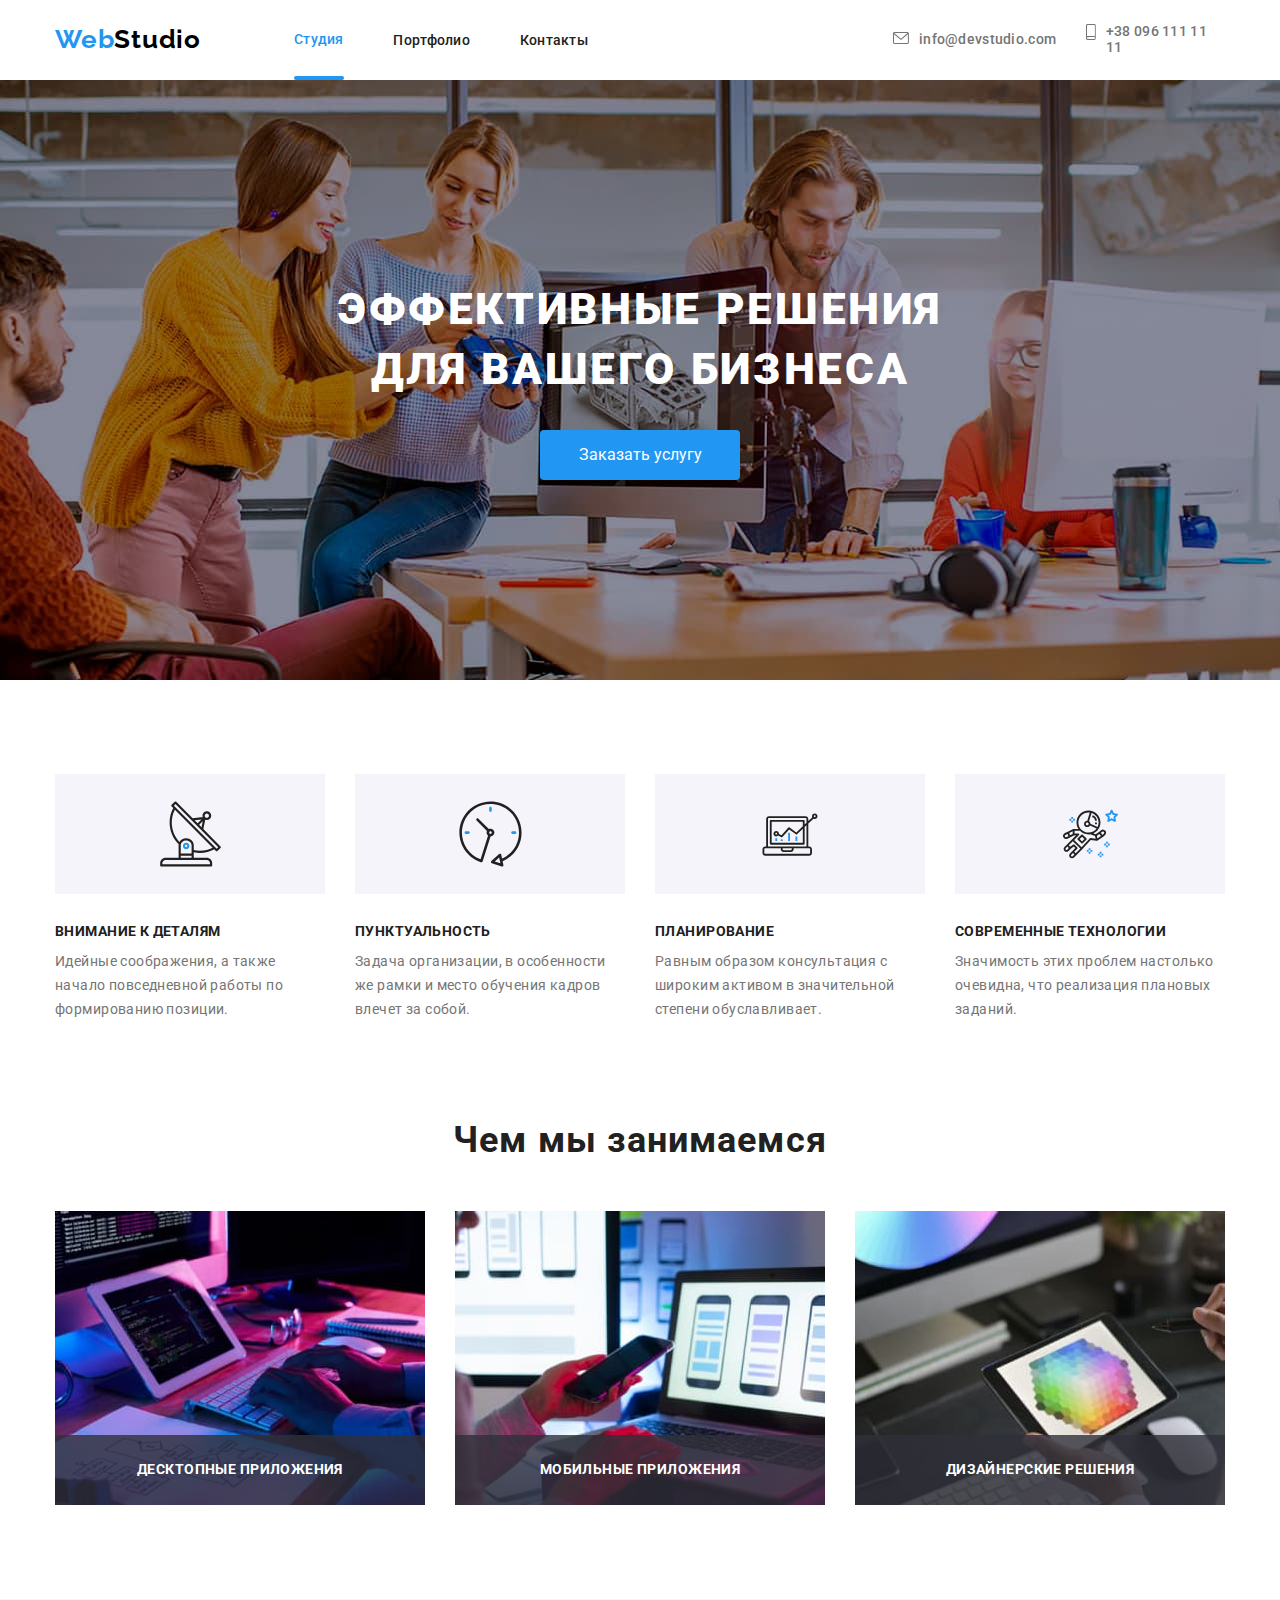
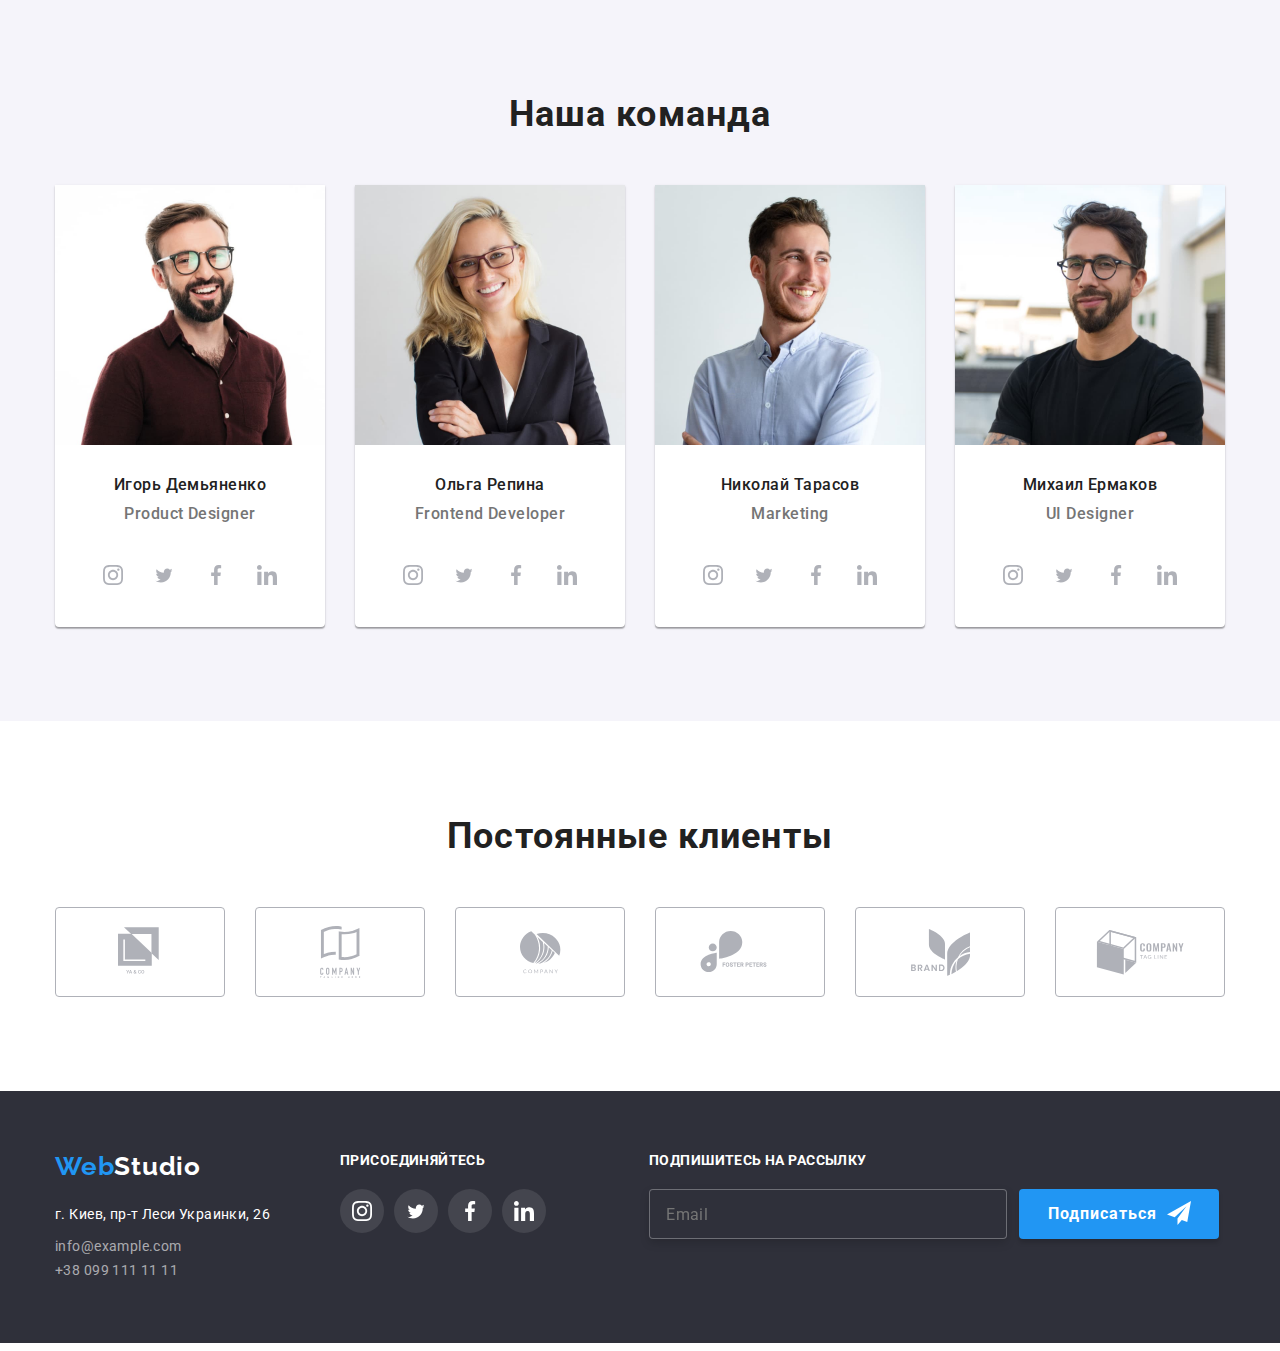
<file: index.html>
<!DOCTYPE html>
<html lang="ru">

<head>
    <meta charset="UTF-8" />
    <meta name="viewport" content="width=device-width, initial-scale=1.0" />
    <title>Web Studio</title>
    <link rel="stylesheet" href="./css/modern-normalize.min.css" />
    <link href="https://fonts.googleapis.com/css2?family=Raleway:wght@700&family=Roboto:wght@400;500;700&display=swap" rel="stylesheet">
    <link rel="stylesheet" href="./css/styles.css" />
</head>

<body>
    <!-- HEADER -->
    <header>
        <div class="main-container">
            <div class="header-block">
                <nav class="nav-container">
                    <div class="logo-top">
                        <a href="./index.html" lang="en"><span class="bluetext">Web</span>Studio</a>
                    </div>
                    <ul class="menu">
                        <li><a class="nav-con-style nav-item bluetext current-page" href="#studio">Студия</a></li>
                        <li><a class="nav-con-style nav-item" href="./portfolio.html">Портфолио</a></li>
                        <li><a class="nav-con-style nav-item" href="#contact">Контакты</a></li>
                    </ul>
                </nav>
                <ul class="contacts">
                    <li class="header-mail-phone">
                        <a class="nav-con-style contacts-item contacts-item-gap" href="mailto:info@devstudio.com">
                            <svg class="smartphone-envelope-icon" width="16" height="12">
                                <use href="./img/sprite/symbol-defs.svg#icon-envelope"></use>
                            </svg> info@devstudio.com
                        </a>
                    </li>
                    <li class="header-mail-phone">
                        <a class="nav-con-style contacts-item contacts-item-gap" href="tel:+380991111111">
                            <svg class="smartphone-envelope-icon" width="10" height="16">
                                <use href="./img/sprite/symbol-defs.svg#icon-smartphone"></use>
                            </svg> +38 096 111 11 11
                        </a>
                    </li>
                </ul>
            </div>
        </div>

    </header>
    <main>
        <!-- HERO -->
        <section class="hero">
            <div class="main-container">
                <div class="hero-block">
                    <h1 class="main-title">
                        Эффективные решения для вашего бизнеса
                    </h1>
                    <button class="main-title-button" data-modal-open>Заказать услугу</button>

                </div>
            </div>

        </section>
        <!-- ADVANTAGE -->
        <div class="main-container">
            <section class="advantage-container">
                <h2 hidden>Преимущества компании</h2>
                <ul class="advantage-list-container">
                    <li class="advantage-item">
                        <div class="icon-block">
                            <svg class="attention-icon" width="65" height="70">
                                <use href="./img/sprite/symbol-defs.svg#icon-antenna-1"></use>
                            </svg>
                        </div>
                        <h3 class="advantage-title">Внимание к деталям</h3>
                        <p class="advantage-text">
                            Идейные соображения, а также начало повседневной работы по формированию позиции.
                        </p>
                    </li>
                    <li class="advantage-item">
                        <div class="icon-block">
                            <svg class="punctuality-icon" width="65" height="70">
                                <use href="./img/sprite/symbol-defs.svg#icon-clock-1"></use>
                            </svg>
                        </div>
                        <h3 class="advantage-title">Пунктуальность</h3>
                        <p class="advantage-text">
                            Задача организации, в особенности же рамки и место обучения кадров влечет за собой.
                        </p>
                    </li>
                    <li class="advantage-item">
                        <div class="icon-block">
                            <svg class="planning-icon" width="70" height="55">
                                <use href="./img/sprite/symbol-defs.svg#icon-diagram-1"></use>
                            </svg>
                        </div>
                        <h3 class="advantage-title">Планирование</h3>
                        <p class="advantage-text">
                            Равным образом консультация с широким активом в значительной степени обуславливает.
                        </p>
                    </li>
                    <li class="advantage-item">
                        <div class="icon-block">
                            <svg class="technologies-icon" width="55" height="60">
                                <use href="./img/sprite/symbol-defs.svg#icon-astronaut-1"></use>
                            </svg>
                        </div>
                        <h3 class="advantage-title">Современные технологии</h3>
                        <p class="advantage-text">
                            Значимость этих проблем настолько очевидна, что реализация плановых заданий.
                        </p>
                    </li>
                </ul>
            </section>
        </div>
        <!-- OCCUPATION -->
        <div class="main-container">
            <section class="occupation">
                <h2 class="secondary-title">Чем мы занимаемся</h2>
                <ul class="occupation-container">
                    <li class="occupation-item">
                        <a href="">
                            <div class="occupation-card">
                                <img title="Десктопные приложения" src="./img/img1.jpg" alt="Десктопные приложения" width="370" height="294" />
                                <div class="occupation-card-label">
                                    <p class="occupation-description">Десктопные приложения</p>
                                </div>
                            </div>
                        </a>
                    </li>
                    <li class="occupation-item">
                        <a href="">
                            <div class="occupation-card">
                                <img title="Мобильные приложения" src="./img/img2.jpg" alt="Мобильные приложения" width="370" height="294" />
                                <div class="occupation-card-label">
                                    <p class="occupation-description">Мобильные приложения</p>
                                </div>
                            </div>
                        </a>
                    </li>
                    <li class="occupation-item">
                        <a href="">
                            <div class="occupation-card">
                                <img title="Дизайнерские решения" src="./img/img3.jpg" alt="Дизайнерские решения" width="370" height="294" />
                                <div class="occupation-card-label">
                                    <p class="occupation-description">Дизайнерские решения</p>
                                </div>
                            </div>
                        </a>
                    </li>
                </ul>
            </section>
        </div>
        <!-- TEAM -->
        <section class="team">
            <div class="main-container">
                <h2 class="secondary-title">Наша команда</h2>
                <ul class="team-container">
                    <li class="team-item">
                        <img class="employee-image" title="Игорь Демьяненко" src="./img/img-person1.jpg" alt="Фото Игорь Демьяненко" width="270" height="260" />
                        <h3 class="employee position-employee-style">Игорь Демьяненко</h3>
                        <p class="position position-employee-style" lang="en">Product Designer</p>
                        <ul class="team-items-icons">
                            <li>
                                <a class="team-icon" href="https://www.instagram.com" target="_blank" rel="noopener noreferer">
                                    <svg class="team-card-icon-image" width="20" height="20" aria-label="Instagram">
                                        <use href="./img/sprite/symbol-defs.svg#icon-instagram-2"></use>
                                    </svg>
                                </a>
                            </li>
                            <li>
                                <a class="team-icon" href="https://www.twitter.com" target="_blank" rel="noopener noreferer">
                                    <svg class="team-card-icon-image" width="20" height="17" aria-label="Twitter">
                                        <use href="./img/sprite/symbol-defs.svg#icon-twitter-1"></use>
                                    </svg>
                                </a>
                            </li>
                            <li>
                                <a class="team-icon" href="https://www.facebook.com/" target="_blank" rel="noopener noreferer">
                                    <svg class="team-card-icon-image" width="20" height="20" aria-label="Facebook">
                                        <use href="./img/sprite/symbol-defs.svg#icon-facebook-1"></use>
                                    </svg>
                                </a>
                            </li>
                            <li>
                                <a class="team-icon" href="https://www.linkedin.com" target="_blank" rel="noopener noreferer">
                                    <svg class="team-card-icon-image" width="20" height="20" aria-label="LinkedIn">
                                        <use href="./img/sprite/symbol-defs.svg#icon-linkedin-1-1"></use>
                                    </svg>
                                </a>
                            </li>
                        </ul>
                    </li>
                    <li class="team-item">
                        <img class="employee-image" title="Ольга Репина" src="./img/img-person2.jpg" alt="Фото Ольга Репина" width="270" height="260" />
                        <h3 class="employee position-employee-style">Ольга Репина</h3>
                        <p class="position position-employee-style" lang="en">Frontend Developer</p>
                        <ul class="team-items-icons">
                            <li>
                                <a class="team-icon" href="https://www.instagram.com" target="_blank" rel="noopener noreferer">
                                    <svg class="team-card-icon-image" width="20" height="20" aria-label="Instagram">
                                        <use href="./img/sprite/symbol-defs.svg#icon-instagram-2"></use>
                                    </svg>
                                </a>
                            </li>
                            <li>
                                <a class="team-icon" href="https://www.twitter.com" target="_blank" rel="noopener noreferer">
                                    <svg class="team-card-icon-image" width="20" height="17" aria-label="Twitter">
                                        <use href="./img/sprite/symbol-defs.svg#icon-twitter-1"></use>
                                    </svg>
                                </a>
                            </li>
                            <li>
                                <a class="team-icon" href="https://www.facebook.com/" target="_blank" rel="noopener noreferer">
                                    <svg class="team-card-icon-image" width="20" height="20" aria-label="Facebook">
                                        <use href="./img/sprite/symbol-defs.svg#icon-facebook-1"></use>
                                    </svg>
                                </a>
                            </li>
                            <li>
                                <a class="team-icon" href="https://www.linkedin.com" target="_blank" rel="noopener noreferer">
                                    <svg class="team-card-icon-image" width="20" height="20" aria-label="LinkedIn">
                                        <use href="./img/sprite/symbol-defs.svg#icon-linkedin-1-1"></use>
                                    </svg>
                                </a>
                            </li>
                        </ul>
                    </li>
                    <li class="team-item">
                        <img class="employee-image" title="Николай Тарасов" src="./img/img-person3.jpg" alt="Фото Николай Тарасов" width="270" height="260" />
                        <h3 class="employee position-employee-style">Николай Тарасов</h3>
                        <p class="position position-employee-style" lang="en">Marketing</p>
                        <ul class="team-items-icons">
                            <li>
                                <a class="team-icon" href="https://www.instagram.com" target="_blank" rel="noopener noreferer">
                                    <svg class="team-card-icon-image" width="20" height="20" aria-label="Instagram">
                                        <use href="./img/sprite/symbol-defs.svg#icon-instagram-2"></use>
                                    </svg>
                                </a>
                            </li>
                            <li>
                                <a class="team-icon" href="https://www.twitter.com" target="_blank" rel="noopener noreferer">
                                    <svg class="team-card-icon-image" width="20" height="17" aria-label="Twitter">
                                        <use href="./img/sprite/symbol-defs.svg#icon-twitter-1"></use>
                                    </svg>
                                </a>
                            </li>
                            <li>
                                <a class="team-icon" href="https://www.facebook.com/" target="_blank" rel="noopener noreferer">
                                    <svg class="team-card-icon-image" width="20" height="20" aria-label="Facebook">
                                        <use href="./img/sprite/symbol-defs.svg#icon-facebook-1"></use>
                                    </svg>
                                </a>
                            </li>
                            <li>
                                <a class="team-icon" href="https://www.linkedin.com" target="_blank" rel="noopener noreferer">
                                    <svg class="team-card-icon-image" width="20" height="20" aria-label="LinkedIn">
                                        <use href="./img/sprite/symbol-defs.svg#icon-linkedin-1-1"></use>
                                    </svg>
                                </a>
                            </li>
                        </ul>
                    </li>
                    <li class="team-item">
                        <img class="employee-image" title="Михаил Ермаков" src="./img/img-person4.jpg" alt="Фото Михаил Ермаков" width="270" height="260" />
                        <h3 class="employee position-employee-style">Михаил Ермаков</h3>
                        <p class="position position-employee-style" lang="en">UI Designer</p>
                        <ul class="team-items-icons">
                            <li>
                                <a class="team-icon" href="https://www.instagram.com" target="_blank" rel="noopener noreferer">
                                    <svg class="team-card-icon-image" width="20" height="20" aria-label="Instagram">
                                        <use href="./img/sprite/symbol-defs.svg#icon-instagram-2"></use>
                                    </svg>
                                </a>
                            </li>
                            <li>
                                <a class="team-icon" href="https://www.twitter.com" target="_blank" rel="noopener noreferer">
                                    <svg class="team-card-icon-image" width="20" height="17" aria-label="Twitter">
                                        <use href="./img/sprite/symbol-defs.svg#icon-twitter-1"></use>
                                    </svg>
                                </a>
                            </li>
                            <li>
                                <a class="team-icon" href="https://www.facebook.com/" target="_blank" rel="noopener noreferer">
                                    <svg class="team-card-icon-image" width="20" height="20" aria-label="Facebook">
                                        <use href="./img/sprite/symbol-defs.svg#icon-facebook-1"></use>
                                    </svg>
                                </a>
                            </li>
                            <li>
                                <a class="team-icon" href="https://www.linkedin.com" target="_blank" rel="noopener noreferer">
                                    <svg class="team-card-icon-image" width="20" height="20" aria-label="LinkedIn">
                                        <use href="./img/sprite/symbol-defs.svg#icon-linkedin-1-1"></use>
                                    </svg>
                                </a>
                            </li>
                        </ul>
                    </li>
                </ul>
            </div>
        </section>
        <!-- CLIENTS -->
        <div class="main-container">
            <section class="clients">
                <h2 class="secondary-title">Постоянные клиенты</h2>
                <ul class="clients-block">
                    <li>
                        <a class="clients-item" href="" target="_blank" rel="noopener noreferer">
                            <svg class="client-image" width="45" height="50">
                                <use href="./img/sprite/symbol-defs.svg#icon-logo-1"></use>
                            </svg>
                        </a>
                    </li>
                    <li>
                        <a class="clients-item" href="" target="_blank" rel="noopener noreferer">
                            <svg class="client-image" width="45" height="52">
                                <use href="./img/sprite/symbol-defs.svg#icon-logo-2"></use>
                            </svg>
                        </a>
                    </li>
                    <li>
                        <a class="clients-item" href="" target="_blank" rel="noopener noreferer">
                            <svg class="client-image" width="41" height="43">
                                <use href="./img/sprite/symbol-defs.svg#icon-logo-3"></use>
                            </svg>
                        </a>
                    </li>
                    <li>
                        <a class="clients-item" href="" target="_blank" rel="noopener noreferer">
                            <svg class="client-image" width="80" height="42">
                                <use href="./img/sprite/symbol-defs.svg#icon-logo-4"></use>
                            </svg>
                        </a>
                    </li>
                    <li>
                        <a class="clients-item" href="" target="_blank" rel="noopener noreferer">
                            <svg class="client-image" width="59" height="47">
                                <use href="./img/sprite/symbol-defs.svg#icon-logo-5"></use>
                            </svg>
                        </a>
                    </li>
                    <li>
                        <a class="clients-item" href="" target="_blank" rel="noopener noreferer">
                            <svg class="client-image" width="89" height="45">
                                <use href="./img/sprite/symbol-defs.svg#icon-logo-6"></use>
                            </svg>
                        </a>
                    </li>
                </ul>

            </section>
        </div>
    </main>
    <!-- FOOTER -->
    <footer class="footer">
        <div class="main-container">
            <div class="footer-wrapper">
                <div class="footer-logo-contacts">
                    <div class="logo-bottom">
                        <a href="" id="studio" lang="en"><span class="bluetext">Web</span><span
                                class="whitetext">Studio</span></a>
                    </div>
                    <address class="address">
                        <p><a id="contact"></a></p>
                        <ul class="address-list">
                            <li class="address-item address-style">г. Киев, пр-т Леси Украинки, 26</li>
                            <li><a class="address-link address-style"
                                    href="mailto:info@example.com">info@example.com</a>
                            </li>
                            <li><a class="address-link address-style" href="tel:+380991111111">+38 099 111 11 11</a>
                            </li>
                        </ul>
                    </address>
                </div>
                <section class="join">
                    <p class="join-title">присоединяйтесь</p>
                    <ul class="footer-icons">
                        <li>
                            <a href="https://www.instagram.com" class="footer-icon-item" target="_blank" rel="noopener noreferer">
                                <svg class="footer-icon-image" width="20" height="20" aria-label="Instagram">
                                    <use href="./img/sprite/symbol-defs.svg#icon-instagram-2-1"></use>
                                </svg>
                            </a>
                        </li>
                        <li>
                            <a href="https://www.twitter.com" class="footer-icon-item" target="_blank" rel="noopener noreferer">
                                <svg class="footer-icon-image" width="20" height="17" aria-label="Twitter">
                                    <use href="./img/sprite/symbol-defs.svg#icon-twitter-1-1"></use>
                                </svg>
                            </a>
                        </li>
                        <li>
                            <a href="https://www.facebook.com/" class="footer-icon-item" target="_blank" rel="noopener noreferer">
                                <svg class="footer-icon-image" width="20" height="20" aria-label="Facebook">
                                    <use href="./img/sprite/symbol-defs.svg#icon-facebook-1-1"></use>
                                </svg>
                            </a>
                        </li>
                        <li>
                            <a href="https://www.linkedin.com" class="footer-icon-item" target="_blank" rel="noopener noreferer">
                                <svg class="footer-icon-image" width="20" height="20" aria-label="LinkedIn">
                                    <use href="./img/sprite/symbol-defs.svg#icon-linkedin-1-2"></use>
                                </svg>
                            </a>
                        </li>
                    </ul>
                </section>
                <section class="subscription">
                    <p class="join-title">Подпишитесь на рассылку</p>
                    <form class="subscription-form" action="#">
                        <input class="subscription-field" type="email" name="subscription-field" placeholder="Email">
                        <div class="subscription-btn-block">
                            <button class="subscription-btn">Подписаться
                                <svg class="subscription-img">
                                    <use href="./img/sprite/symbol-defs-form.svg#icon-icon-send" width="24" height="24">
                                    </use>
                                </svg></button>
                        </div>
                    </form>
                </section>
            </div>

        </div>
    </footer>
    <!-- MODAL WINDOW -->
    <div class="backdrop is-hidden" data-modal>
        <div class="modal">
            <div class="close-btn" data-modal-close>
                <svg class="close-cross" width="18" height="18">
                    <use href="./img/sprite/symbol-defs-form.svg#icon-close-black-18dp"></use>
                </svg>
            </div>
            <form class="modal-form" action="#">
                <h3 class="modal-title">Оставьте свои данные, мы вам перезвоним</h3>

                <div class="modal-row">
                    <label class="modal-input-label" for="input-name">Имя</label>
                    <div class="input-block">
                        <input class="modal-input-field" type="text" name="name" id="input-name" placeholder=" ">
                        <svg class="modal-icon-item">
                            <use href="./img/sprite/symbol-defs-form.svg#icon-person-black-18dp-1" width="18"
                                height="18">
                            </use>
                        </svg>
                    </div>
                </div>
                <div class="modal-row">
                    <label class="modal-input-label" for="input-phone">Телефон</label>
                    <div class="input-block">
                        <input class="modal-input-field" type="text" name="phone" id="input-phone" placeholder=" ">
                        <svg class="modal-icon-item">
                            <use href="./img/sprite/symbol-defs-form.svg#icon-phone-black-18dp-1" width="18"
                                height="18">
                            </use>
                        </svg>
                    </div>
                </div>
                <div class="modal-row">
                    <label class="modal-input-label" for="input-email">Почта</label>
                    <div class="input-block">
                        <input class="modal-input-field" type="text" name="email" id="input-email" placeholder=" ">
                        <svg class="modal-icon-item">
                            <use href="./img/sprite/symbol-defs-form.svg#icon-email-black-18dp-1" width="18"
                                height="18">
                            </use>
                        </svg>
                    </div>
                </div>
                <div class="modal-row">
                    <label class="modal-input-label" for="input-comment">Комментарий</label>
                    <div class="input-block">
                        <textarea class="modal-input-field-comment" name="comment" id="input-comment" placeholder="Введите текст"></textarea>
                    </div>
                </div>
                <label class="terms-accept">
                    <input class="check-input" type="checkbox">
                    <span class="check-box"></span>
                    Соглашаюсь с рассылкой и принимаю
                    <a class="contact-terms">Условия договора</a>
                </label>

                <button class="main-title-button">Отправить</button>
            </form>
        </div>

    </div>
    <!-- SCRIPTS -->
    <script src="./js/modal.js"></script>

</body>

</html>
</file>
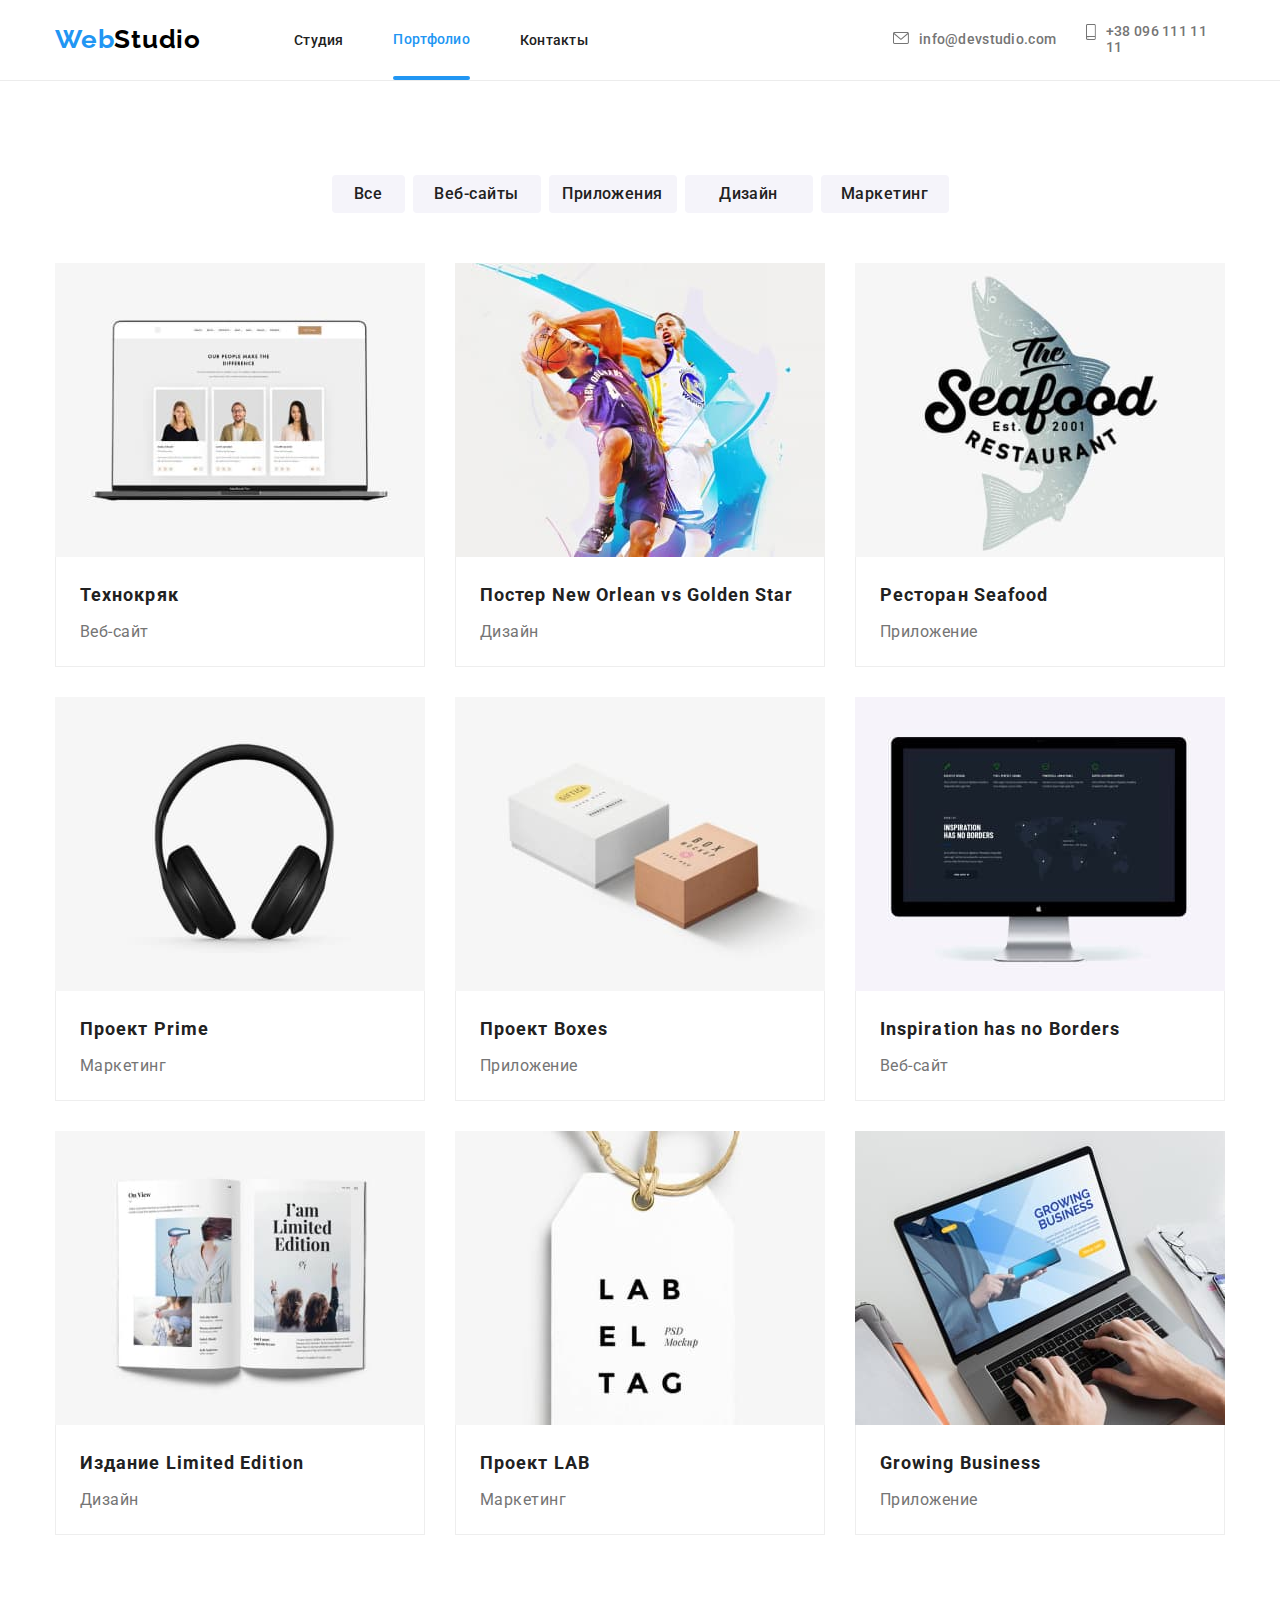
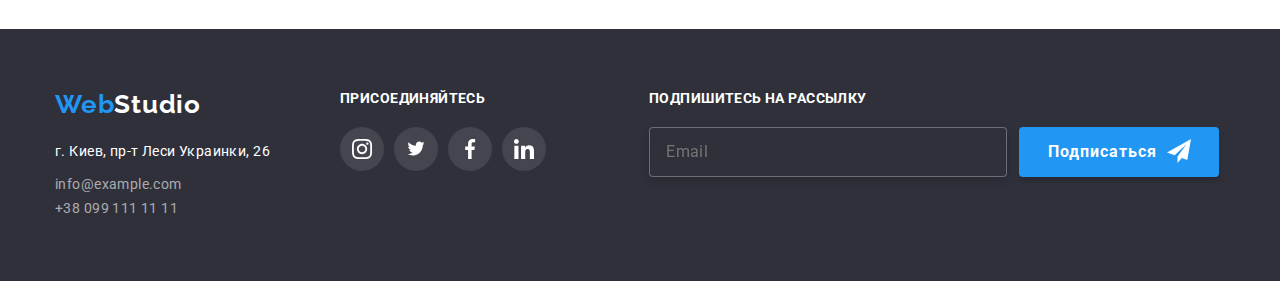
<file: portfolio.html>
<!DOCTYPE html>
<html lang="ru">

<head>
    <meta charset="UTF-8" />
    <meta name="viewport" content="width=device-width, initial-scale=1.0" />
    <title>Web Studio</title>
    <link rel="stylesheet" href="./css/modern-normalize.min.css" />
    <link href="https://fonts.googleapis.com/css2?family=Raleway:wght@700&family=Roboto:wght@400;500;700&display=swap" rel="stylesheet">
    <link rel="stylesheet" href="./css/styles.css" />
</head>

<body>
    <header>
        <div class="portfolio-header-underline">
            <div class="main-container">
                <div class="header-block">
                    <nav class="nav-container">
                        <div class="logo-top">
                            <a href="./index.html"><span class="bluetext">Web</span>Studio</a>
                        </div>
                        <ul class="menu">
                            <li><a class="nav-con-style nav-item" href="./index.html">Студия</a></li>
                            <li><a class="nav-con-style nav-item bluetext current-page" href="./portfolio.html">Портфолио</a></li>
                            <li><a class="nav-con-style nav-item" href="#contact">Контакты</a></li>
                        </ul>
                    </nav>
                    <ul class="contacts">
                        <li class="header-mail-phone">
                            <a class="nav-con-style contacts-item contacts-item-gap" href="mailto:info@devstudio.com">
                                <svg class="smartphone-envelope-icon" width="16" height="12">
                                    <use href="./img/sprite/symbol-defs.svg#icon-envelope"></use>
                                </svg> info@devstudio.com
                            </a>
                        </li>
                        <li class="header-mail-phone">
                            <a class="nav-con-style contacts-item contacts-item-gap" href="tel:+380991111111">
                                <svg class="smartphone-envelope-icon" width="10" height="16">
                                    <use href="./img/sprite/symbol-defs.svg#icon-smartphone"></use>
                                </svg> +38 096 111 11 11
                            </a>
                        </li>
                    </ul>
                </div>
            </div>
        </div>
    </header>
    <main>
        <div class="main-container">
            <div class="filter-position">
                <ul class="filter">
                    <li class="filter-item">
                        <button class="btn-style btn-style-all">Все</button>
                    </li>
                    <li class="filter-item">
                        <button class="btn-style">Веб-сайты</button>
                    </li>
                    <li class="filter-item">
                        <button class="btn-style">Приложения</button>
                    </li>
                    <li class="filter-item">
                        <button class="btn-style">Дизайн</button>
                    </li>
                    <li class="filter-item">
                        <button class="btn-style">Маркетинг</button>
                    </li>
                </ul>
            </div>

        </div>
        <div class="main-container">
            <section>
                <h2 hidden>Наши проекты</h2>
                <ul class="project-container">
                    <li class="project-card">
                        <a href="">
                            <div class="project-block">
                                <img class="project-image" title="Технокряк" src="./img/portfolio-images/технокряк.jpg" alt="Технокряк" width="370" height="294">
                                <div class="project-image-info">
                                    <p class="project-image-text">Технокряк это современная площадка распространения коронавируса. Компании используют эту платформу для цифрового шпионажа и атак на защищённые сервера конкурентов.
                                    </p>
                                </div>
                            </div>
                            <div class="under-image-text">
                                <h3 class="project-name">Технокряк</h3>
                                <p class="description">Веб-сайт</p>
                            </div>
                        </a>
                    </li>
                    <li class="project-card">
                        <a href="">
                            <div class="project-block">
                                <img class="project-image" title="Постер New Orlean vs Golden Star" src="./img/portfolio-images/постер-new-orlean-vs-golden-star.jpg" alt="Постер New Orlean vs Golden Star" width="370" height="294">
                                <div class="project-image-info">
                                    <p class="project-image-text">Если ты перейдешь по этой ссылке, мы научим тебя рубаться в баскетбол, как мужики на фотке.</p>
                                </div>
                            </div>
                            <div class="under-image-text">
                                <h3 class="project-name">Постер New Orlean vs Golden Star</h3>
                                <p class="description">Дизайн</p>
                            </div>
                        </a>
                    </li>
                    <li class="project-card">
                        <a href="">
                            <div class="project-block">
                                <img class="project-image" title="Ресторан Seafood" src="./img/portfolio-images/ресторан-seafood.jpg" alt="Ресторан Seafood" width="370" height="294">
                                <div class="project-image-info">
                                    <p class="project-image-text">Еда в этом ресторане изготовлена на 3D-принтере, программа для которого написана на языке C</p>
                                </div>
                            </div>
                            <div class="under-image-text">
                                <h3 class="project-name">Ресторан Seafood</h3>
                                <p class="description">Приложение</p>
                            </div>
                        </a>
                    </li>
                    <li class="project-card">
                        <a href="">
                            <div class="project-block">
                                <img class="project-image" title="Проект Prime" src="./img/portfolio-images/проект-prime.jpg" alt="Проект Prime" width="370" height="294">
                                <div class="project-image-info">
                                    <p class="project-image-text">Готовь свои уши к зиме! </p>
                                </div>
                            </div>
                            <div class="under-image-text">
                                <h3 class="project-name">Проект Prime</h3>
                                <p class="description">Маркетинг</p>
                            </div>
                        </a>
                    </li>
                    <li class="project-card">
                        <a href="">
                            <div class="project-block">
                                <img class="project-image" title="Проект Boxes" src="./img/portfolio-images/проект-boxes.jpg" alt="Проект Boxes" width="370" height="294">
                                <div class="project-image-info">
                                    <p class="project-image-text">Чешуцца руки набить каму-та морду? Мичтаеш вышибать масги ни хуже братьев Кличко? Хотим тебя агарчить: тебе ваще не суда. Этат проэкт не имеет ничего общева с этим интелллектуальным видом спорта!</p>
                                </div>
                            </div>
                            <div class="under-image-text">
                                <h3 class="project-name">Проект Boxes</h3>
                                <p class="description">Приложение</p>
                            </div>
                        </a>
                    </li>
                    <li class="project-card">
                        <a href="">
                            <div class="project-block">
                                <img class="project-image" title="Inspiration has no borders" src="./img/portfolio-images/inspiration-has-no-borders.jpg" alt="Inspiration has no borders" width="370" height="294">
                                <div class="project-image-info">

                                    <pre class="project-image-text">
From now on a class "inspiration" 
    in CSS has no borders! 
            
         .inspiration {
            border: none;
        }
    </pre>

                                </div>
                            </div>
                            <div class="under-image-text">
                                <h3 class="project-name" lang="en">Inspiration has no Borders</h3>
                                <p class="description">Веб-сайт</p>
                            </div>
                        </a>
                    </li>
                    <li class="project-card">
                        <a href="">
                            <div class="project-block">
                                <img class="project-image" title="Издание Limited Edition" src="./img/portfolio-images/издание-limited-edition.jpg" alt="Издание Limited Edition" width="370" height="294">
                                <div class="project-image-info">
                                    <p class="project-image-text">Если ты все еще смотришь эти всплывающие окна, значит ты хорошый ментор!</p>
                                </div>
                            </div>
                            <div class="under-image-text">
                                <h3 class="project-name">Издание Limited Edition</h3>
                                <p class="description">Дизайн</p>
                            </div>
                        </a>
                    </li>
                    <li class="project-card">
                        <a href="">
                            <div class="project-block">
                                <img class="project-image" title="Проект LAB" src="./img/portfolio-images/проект-lab.jpg" alt="Проект LAB" width="370" height="294">
                                <div class="project-image-info">
                                    <p class="project-image-text">Корпоративный сайт для фабрики по производству ЛАБутенов
                                    </p>
                                </div>
                            </div>
                            <div class="under-image-text">
                                <h3 class="project-name">Проект LAB</h3>
                                <p class="description">Маркетинг</p>
                            </div>
                        </a>
                    </li>
                    <li class="project-card">
                        <a href="">
                            <div class="project-block">
                                <img class="project-image" title="Growing Business" src="./img/portfolio-images/growing-business.jpg" alt="Growing Business" width="370" height="294">
                                <div class="project-image-info">
                                    <p class="project-image-text">Выращиваем сочный бизнес в короткие сроки!</p>
                                </div>
                            </div>
                            <div class="under-image-text">
                                <h3 class="project-name" lang="en">Growing Business</h3>
                                <p class="description">Приложение</p>
                            </div>
                        </a>
                    </li>
                </ul>
            </section>
        </div>
    </main>
    <footer class="footer">
        <div class="main-container">
            <div class="footer-wrapper">
                <div class="footer-logo-contacts">
                    <div class="logo-bottom">
                        <a href="./index.html" lang="en"><span class="bluetext">Web</span><span
                                class="whitetext">Studio</span></a>
                    </div>
                    <address class="address">
                        <p><a id="contact"></a></p>
                        <ul class="address-list">
                            <li class="address-item address-style">г. Киев, пр-т Леси Украинки, 26</li>
                            <li><a class="address-link address-style"
                                    href="mailto:info@example.com">info@example.com</a></li>
                            <li><a class="address-link address-style" href="tel:+380991111111">+38 099 111 11 11</a>
                            </li>
                        </ul>
                    </address>
                </div>
                <section class="join">
                    <p class="join-title">присоединяйтесь</p>
                    <ul class="footer-icons">
                        <li>
                            <a href="https://www.instagram.com" class="footer-icon-item" target="_blank" rel="noopener noreferer">
                                <svg class="footer-icon-image" width="20" height="20" aria-label="Instagram">
                                    <use href="./img/sprite/symbol-defs.svg#icon-instagram-2-1"></use>
                                </svg>
                            </a>
                        </li>
                        <li>
                            <a href="https://www.twitter.com" class="footer-icon-item" target="_blank" rel="noopener noreferer">
                                <svg class="footer-icon-image" width="20" height="17" aria-label="Twitter">
                                    <use href="./img/sprite/symbol-defs.svg#icon-twitter-1-1"></use>
                                </svg>
                            </a>
                        </li>
                        <li>
                            <a href="https://www.facebook.com/" class="footer-icon-item" target="_blank" rel="noopener noreferer">
                                <svg class="footer-icon-image" width="20" height="20" aria-label="Facebook">
                                    <use href="./img/sprite/symbol-defs.svg#icon-facebook-1-1"></use>
                                </svg>
                            </a>
                        </li>
                        <li>
                            <a href="https://www.linkedin.com" class="footer-icon-item" target="_blank" rel="noopener noreferer">
                                <svg class="footer-icon-image" width="20" height="20" aria-label="LinkedIn">
                                    <use href="./img/sprite/symbol-defs.svg#icon-linkedin-1-2"></use>
                                </svg>
                            </a>
                        </li>
                    </ul>
                </section>
                <section class="subscription">
                    <p class="join-title">Подпишитесь на рассылку</p>
                    <form class="subscription-form" action="#">
                        <input class="subscription-field" type="email" name="subscription-field" placeholder="Email">
                        <div class="subscription-btn-block">
                            <button class="subscription-btn">Подписаться
                                <svg class="subscription-img">
                                    <use href="./img/sprite/symbol-defs-form.svg#icon-icon-send" width="24" height="24">
                                    </use>
                                </svg>
                            </button>
                            <!-- <img class="subscription-img" src="./img/form-icons/icon-send.svg" alt=""> -->
                        </div>
                    </form>
                </section>
            </div>
        </div>
    </footer>
</body>

</html>
</file>
<file: css/styles.css>
/*Палитра цветов*/

:root {
    --logo-black-color: #000;
    --primary-white-color: #ffffff;
    --background-team-color: #f5f4fa;
    --nav-and-title-color: #212121;
    --contacts-paragraph-employee-position-color: #757575;
    --blue-text-color: #2196f3;
    --background-dark-color: #2f303a;
    --background-button-color: #f5f4fa;
    --address-link-color: rgba(255, 255, 255, 0.6);
    --card-border-color: #eeeeee;
    --icon-grey-color: #afb1b8;
}

html {
    box-sizing: border-box;
}

*,
*::before,
*::after {
    box-sizing: inherit;
    margin-bottom: 0;
}


/* *:hover,
*:focus {
    color: var(--blue-text-color);
    transition: all 250ms cubic-bezier(0.4, 0, 0.2, 1);
} */

body {
    background-color: var(--primary-white-color);
    font-family: "Roboto", sans-serif;
    overflow-x: hidden;
}

body a {
    color: var(--logo-black-color);
    text-decoration: none;
}

body a,
button:hover {
    transition: 250ms cubic-bezier(0.4, 0, 0.2, 1);
    cursor: pointer;
}

body a:focus,
body a:hover {
    color: var(--blue-text-color);
}

body li {
    list-style: none;
}

img {
    display: inline-block;
    max-width: 100%;
    height: auto;
}

h1,
h2,
h3,
p {
    margin-top: 0;
}

ul {
    margin: 0;
    padding: 0;
}

.main-container {
    width: 1200px;
    padding: 0 15px 0 15px;
    margin: 0 auto;
}


/*HEADER*/

.header-block {
    display: flex;
    align-items: center;
    height: 80px;
}

.nav-container {
    display: flex;
    align-items: center;
    margin-right: 305px;
}

.logo-top {
    color: var(--logo-black-color);
    font-family: "Raleway", sans-serif;
    font-weight: 700;
    font-size: 26px;
    line-height: 1.2;
    letter-spacing: 0.03em;
    margin-right: 93px;
}

.menu {
    display: flex;
    align-items: center;
    width: 294px;
    justify-content: space-between;
}

.nav-con-style {
    font-weight: 500;
    font-size: 14px;
    line-height: 1.14;
    letter-spacing: 0.02em;
}

.nav-item {
    color: var(--nav-and-title-color);
}

.current-page {
    position: relative;
    padding: 32px 0px;
    display: block;
}

.current-page::before {
    position: absolute;
    content: "";
    display: block;
    bottom: 0;
    left: 0;
    right: 0;
    width: 100%;
    height: 4px;
    background-color: var(--blue-text-color);
    border-radius: 2px;
}

.contacts {
    display: flex;
    width: 100%;
    justify-content: space-between;
    align-items: center;
}

.contacts-item {
    color: var(--contacts-paragraph-employee-position-color);
}

.nav-item:hover {
    color: var(--blue-text-color);
}

.contacts-item:hover {
    color: var(--blue-text-color);
}

.header-mail-phone {
    display: flex;
    align-items: center;
    margin-right: 30px;
}

.smartphone-envelope-icon {
    fill: var(--contacts-paragraph-employee-position-color);
    margin-right: 10px;
}

.header-mail-phone:last-child {
    margin-right: 0;
}


/* .header-mail-phone:hover .smartphone-envelope-icon {
    fill: var(--blue-text-color);
}

.header-mail-phone:hover .contacts-item {
    color: var(--blue-text-color);
} */

.smartphone-envelope-icon {
    fill: currentColor;
}

.contacts-item-gap {
    display: flex;
}


/*HERO*/

.hero {
    background-color: rgba(47, 48, 58, 0.4);
    background-image: url("../img/hero-img.jpg");
    background-position: center center;
    background-repeat: no-repeat;
    background-size: cover;
}

.hero-block {
    display: flex;
    justify-content: center;
    flex-direction: column;
    align-items: center;
    text-align: center;
    width: 1170px;
    height: 600px;
    margin-bottom: 94px;
}

.main-title {
    font-family: "Roboto", sans-serif;
    font-style: normal;
    font-weight: 900;
    font-size: 44px;
    line-height: 1.36;
    text-align: center;
    letter-spacing: 0.06em;
    text-transform: uppercase;
    color: var(--primary-white-color);
    width: 696px;
    /* padding-top: 200px; */
    padding-bottom: 30px;
    margin: 0, auto;
}

.secondary-title {
    font-weight: 700;
    font-size: 36px;
    line-height: 1.17;
    text-align: center;
    letter-spacing: 0.03em;
    color: var(--nav-and-title-color);
    margin-bottom: 50px;
    padding-top: 94px;
}

.main-title-button {
    display: flex;
    justify-content: center;
    align-items: center;
    text-align: center;
    min-width: 200px;
    min-height: 50px;
    background-color: var(--blue-text-color);
    box-shadow: 0px 4px 4px rgba(0, 0, 0, 0.15);
    border-radius: 4px;
    margin: 0 auto;
    color: var(--primary-white-color);
    padding: 10px 32px;
    border: none;
}

.main-title-button:hover,
.main-title-button:focus {
    color: var(--blue-text-color);
    background-color: var(--primary-white-color);
}


/*ADVANTAGES*/

.advantage-container {}

.advantage-list-container {
    display: flex;
    /* width: calc((100% - 90px) / 4); */
}

.advantage-item {
    display: block;
    margin-right: 30px;
}

.advantage-item:nth-child(4n) {
    margin-right: 0;
}

.icon-block {
    background-color: #f5f4fa;
    display: flex;
    justify-content: center;
    align-items: center;
    width: 100%;
    height: 120px;
    margin-bottom: 30px;
}

.advantage-title {
    font-weight: 700;
    font-size: 14px;
    line-height: 1.14;
    letter-spacing: 0.03em;
    text-transform: uppercase;
    color: var(--nav-and-title-color);
    margin-bottom: 10px;
}

.advantage-text {
    font-weight: 400;
    font-size: 14px;
    line-height: 1.7;
    letter-spacing: 0.03em;
    color: var(--contacts-paragraph-employee-position-color);
    width: 270px;
    height: 75px;
}


/*OCCUPATION*/

.occupation {}

.occupation-container {
    display: flex;
    margin-bottom: 94px;
}

.occupation-item {
    display: block;
    margin-right: 30px;
    margin-bottom: 0px;
}

.occupation-item img {
    display: block;
}

.occupation-card {
    position: relative;
}

.occupation-card-label {
    position: absolute;
    display: flex;
    justify-content: center;
    align-items: center;
    bottom: 0;
    left: 0;
    right: 0;
    width: 100%;
    height: 70px;
    background: rgba(47, 48, 58, 0.8);
}

.occupation-description {
    font-weight: bold;
    font-size: 14px;
    line-height: 1.14;
    text-align: center;
    letter-spacing: 0.03em;
    text-transform: uppercase;
    color: var(--primary-white-color);
}

.occupation-item:nth-child(3n) {
    margin-right: 0px;
}


/*TEAM*/

.team {
    background-color: var(--background-team-color);
    padding-bottom: 94px;
}

.team-container {
    display: flex;
}

.team-item {
    display: block;
    max-width: 100%;
    height: auto;
    background-color: var(--primary-white-color);
    text-align: center;
    box-shadow: 0px 1px 3px rgba(0, 0, 0, 0.12), 0px 1px 1px rgba(0, 0, 0, 0.14), 0px 2px 1px rgba(0, 0, 0, 0.2);
    border-radius: 0px 0px 4px 4px;
    margin-right: 30px;
}

.team-item:nth-child(4n) {
    margin-right: 0px;
}

.employee-image {
    display: block;
    margin-bottom: 30px;
}

.position-employee-style {
    font-weight: 500;
    font-size: 16px;
    line-height: 1.19;
    letter-spacing: 0.03em;
}

.employee {
    color: var(--nav-and-title-color);
    margin-bottom: 10px;
}

.position {
    color: var(--contacts-paragraph-employee-position-color);
    padding-bottom: 30px;
}

.team-items-icons {
    display: flex;
    justify-content: space-around;
    align-items: center;
    margin: 0 32px 30px 32px;
}

.team-icon {
    display: flex;
    justify-content: center;
    align-items: center;
    width: 44px;
    height: 44px;
    border-radius: 50%;
}

.team-icon:hover,
.team-icon:focus {
    background-color: var(--blue-text-color);
}

.team-card-icon-image {
    fill: var(--icon-grey-color);
}

.team-icon:hover .team-card-icon-image,
.team-icon:focus .team-card-icon-image {
    fill: var(--primary-white-color);
}


/*CLIENTS*/

.clients-block {
    display: flex;
    justify-content: space-between;
    margin-bottom: 94px;
}

.client-block a {
    display: block;
}

.clients-item {
    display: flex;
    justify-content: center;
    align-items: center;
    width: 170px;
    height: 90px;
    border: var(--icon-grey-color) 1px solid;
    box-sizing: border-box;
    border-radius: 4px;
    margin-right: 30px;
    outline: none;
}

.clients-item:last-child {
    margin-right: 0;
}

.clients-item:hover {
    border-color: var(--blue-text-color);
}

.clients-item:focus {
    border-color: var(--blue-text-color);
}


/* .client-image {
    fill: currentColor;
} */

.client-image {
    fill: var(--icon-grey-color);
    margin: 0;
}

.clients-item:hover .client-image {
    fill: var(--blue-text-color);
}

.clients-item:focus .client-image {
    fill: var(--blue-text-color);
}


/*FOOTER*/

.footer {
    background-color: var(--background-dark-color);
    padding: 60px 0px 60px 0px;
    display: flex;
}

.footer-wrapper {
    display: flex;
}

.footer-logo-contacts {
    margin-right: 70px;
}

.logo-bottom {
    color: var(--primary-white-color);
    font-family: "Raleway", sans-serif;
    font-weight: 700;
    font-size: 26px;
    line-height: 1.2;
    letter-spacing: 0.03em;
    margin-bottom: 20px;
}

.whitetext {
    color: var(--primary-white-color);
}

.whitetext:focus {
    color: var(--blue-text-color);
}

.whitetext:hover {
    color: var(--blue-text-color);
}

.address {}

.address-list {}

.address-style {
    font-style: normal;
    font-weight: normal;
    font-size: 14px;
    line-height: 1.7;
    letter-spacing: 0.03em;
}

.address-item {
    color: var(--primary-white-color);
    display: inline-block;
    margin-bottom: 9px;
}

.address-link {
    color: var(--address-link-color);
    margin-bottom: 9px;
}

.address-link:last-child {
    margin-bottom: 0px;
}

.bluetext {
    color: var(--blue-text-color);
}

.join {
    display: inline-block;
}

.join-title {
    display: inline-block;
    font-weight: bold;
    font-size: 14px;
    line-height: 1.14;
    letter-spacing: 0.03em;
    text-transform: uppercase;
    color: #ffffff;
    margin-bottom: 20px;
}

.footer-icons {
    display: flex;
    margin-right: 93px;
}

.footer-icon-item {
    display: flex;
    justify-content: center;
    align-items: center;
    width: 44px;
    height: 44px;
    border-radius: 50%;
    background-color: #44454e;
    margin-right: 10px;
}

.footer-icon-item:hover,
.footer-icon-item:focus {
    background-color: var(--blue-text-color);
}


/* .whitetext:hover {
    color: var(--blue-text-color);
} */

.subscription {}

.subscription-form {
    display: flex;
    align-items: center;
}

.subscription-field {
    width: 358px;
    height: 50px;
    font-weight: normal;
    font-size: 16px;
    line-height: 20px;
    display: flex;
    align-items: center;
    letter-spacing: 0.03em;
    color: rgba(255, 255, 255, 0.6);
    background-color: var(--background-dark-color);
    border: 1px solid rgba(255, 255, 255, 0.3);
    filter: drop-shadow(0px 4px 4px rgba(0, 0, 0, 0.15));
    border-radius: 4px;
    padding-left: 16px;
    margin-right: 12px;
}

.subscription-btn-block {
    position: relative;
    display: inline-block;
}

.subscription-btn {
    background-color: var(--blue-text-color);
    width: 200px;
    height: 50px;
    font-weight: bold;
    font-size: 16px;
    line-height: 1.875;
    display: flex;
    align-items: center;
    text-align: center;
    letter-spacing: 0.06em;
    color: #ffffff;
    box-shadow: 0px 4px 4px rgba(0, 0, 0, 0.15);
    border-radius: 4px;
    border: none;
    padding: 10px 0px 10px 29px;
    outline: none;
}

.subscription-img {
    position: absolute;
    bottom: 12px;
    right: 48px;
    top: 12px;
    left: 148px;
    fill: #ffffff;
}

.subscription-btn:hover,
.subscription-btn:focus {
    color: var(--blue-text-color);
    background-color: var(--primary-white-color);
}

.subscription-btn:hover .subscription-img {
    fill: var(--blue-text-color);
}

.subscription-btn:focus .subscription-img {
    fill: var(--blue-text-color);
}


/*Portfolio styles*/

.portfolio-header-underline {
    border-bottom: 1px solid #ececec;
}

.filter {
    display: flex;
    justify-content: center;
    max-width: 611px;
    margin-bottom: 50px;
}

.filter-position {
    display: flex;
    justify-content: center;
    padding-top: 94px;
}

.filter-item {
    margin-right: 8px;
}

.filter-item:last-child {
    margin-right: 0px;
}

.btn-style {
    font-weight: 500;
    font-size: 16px;
    line-height: 1.63;
    letter-spacing: 0.03em;
    color: var(--nav-and-title-color);
    background-color: var(--background-button-color);
    border: transparent;
    border-radius: 4px;
    width: 128px;
    height: 38px;
    cursor: pointer;
}

.btn-style-all {
    width: 73px;
}

.btn-style:hover,
.btn-style:focus {
    background-color: var(--blue-text-color);
    color: var(--primary-white-color);
    box-shadow: 0px 3px 1px rgba(0, 0, 0, 0.1), 0px 1px 2px rgba(0, 0, 0, 0.08), 0px 2px 2px rgba(0, 0, 0, 0.12);
}

.project-container {
    display: flex;
    flex-wrap: wrap;
    margin-bottom: 94px;
}

.project-card {
    display: block;
    max-width: 100%;
    height: auto;
    margin-bottom: 30px;
    margin-right: 30px;
}

.project-card:nth-child(3n) {
    margin-right: 0px;
}

.project-card:nth-last-child(-n+3) {
    margin-bottom: 0px;
}

.project-card:hover {
    box-shadow: 0px 1px 1px rgba(0, 0, 0, 0.12), 0px 4px 4px rgba(0, 0, 0, 0.06), 1px 4px 6px rgba(0, 0, 0, 0.16);
}

.project-image {
    display: block;
}

.project-block {
    position: relative;
    display: block;
    overflow: hidden;
}

.project-image-info {
    position: absolute;
    display: flex;
    justify-content: center;
    align-items: center;
    background: rgba(33, 150, 243, 0.9);
    width: 100%;
    height: 100%;
    top: 100%;
    transition: transform 250ms cubic-bezier(0.4, 0, 0.2, 1);
}

.project-image-text {
    font-weight: normal;
    font-size: 18px;
    line-height: 1.56;
    letter-spacing: 0.03em;
    color: #ffffff;
    padding: 63px 24px;
}

.project-block:hover .project-image-info {
    transform: translateY(-100%);
}

.project-card a:focus .project-image-info {
    transform: translateY(-100%);
}

.under-image-text {
    display: block;
    width: 370px;
    height: 110px;
    padding: 20px 24px;
    border-left: 1px solid var(--card-border-color);
    border-right: 1px solid var(--card-border-color);
    border-bottom: 1px solid var(--card-border-color);
}

.project-name {
    display: block;
    font-weight: 700;
    font-size: 18px;
    line-height: 2;
    letter-spacing: 0.06em;
    color: var(--nav-and-title-color);
    margin-bottom: 4px;
}

.description {
    display: block;
    font-weight: normal;
    font-size: 16px;
    line-height: 1.9;
    letter-spacing: 0.03em;
    color: var(--contacts-paragraph-employee-position-color);
}


/*MODAL WINDOW*/

.backdrop {
    position: fixed;
    top: 0;
    left: 0;
    width: 100%;
    height: 100%;
    background-color: rgba(0, 0, 0, 0.2);
    overflow-y: hidden;
}

.backdrop.is-hidden {
    opacity: 0;
    pointer-events: none;
}

.modal {
    position: absolute;
    width: 528px;
    height: 581px;
    background-color: #ffffff;
    top: 50%;
    left: 50%;
    transform: translate(-50%, -50%);
}

.close-btn {
    position: absolute;
    width: 30px;
    height: 30px;
    right: 8px;
    top: 8px;
    background: #ffffff;
    border: 1px solid rgba(0, 0, 0, 0.1);
    border-radius: 50%;
}

.close-cross {
    position: absolute;
    top: 50%;
    left: 50%;
    transform: translate(-50%, -50%);
}

.close-btn:hover .close-cross {
    fill: var(--blue-text-color);
}

.close-btn:hover {
    cursor: pointer;
}

.modal-form {
    display: flex;
    align-items: center;
    flex-direction: column;
    margin: 0, auto;
}

.modal-title {
    display: block;
    font-weight: bold;
    font-size: 20px;
    line-height: 23px;
    text-align: center;
    letter-spacing: 0.03em;
    color: #212121;
    padding: 40px 40px 12px;
}

.modal-row {
    display: flex;
    flex-direction: column;
    margin-bottom: 10px;
}

.modal-input-label {
    font-weight: normal;
    font-size: 12px;
    line-height: 14px;
    letter-spacing: 0.01em;
    color: #757575;
    margin-bottom: 4px;
}

.input-block {
    position: relative;
}

.modal-input-field {
    display: block;
    width: 448px;
    height: 40px;
    border: 1px solid rgba(33, 33, 33, 0.2);
    border-radius: 4px;
    padding-left: 35px;
    color: #000;
    outline: none;
}

.modal-icon-item {
    position: absolute;
    top: 11px;
    left: 12px;
    bottom: 11px;
    width: 18px;
    height: 18px;
}

.input-block:hover .modal-icon-item {
    fill: var(--blue-text-color);
}

.input-block:hover .modal-input-field {
    border-color: var(--blue-text-color);
    cursor: pointer;
}

.modal-input-field:focus+.modal-icon-item {
    fill: var(--blue-text-color);
}

.modal-form:focus-within+.modal-input-field {
    border-color: var(--blue-text-color);
}

.modal-input-field:focus {
    border-color: var(--blue-text-color);
}

.modal-input-field-comment {
    resize: none;
    display: block;
    width: 448px;
    height: 120px;
    border: 1px solid rgba(33, 33, 33, 0.2);
    border-radius: 4px;
    font-weight: normal;
    font-size: 16px;
    line-height: 18px;
    letter-spacing: 0.01em;
    color: #000;
    padding: 12px 16px;
    outline: none;
}

.input-block:hover .modal-input-field-comment {
    border-color: var(--blue-text-color);
    cursor: pointer;
}

.modal-input-field-comment:focus {
    border-color: var(--blue-text-color);
}

.terms-accept {
    display: inline-block;
    font-weight: normal;
    font-size: 14px;
    line-height: 24px;
    letter-spacing: 0.03em;
    color: #757575;
    padding-left: 30px;
    margin-bottom: 30px;
}

.contact-terms {
    text-decoration-line: underline;
    color: #2196f3;
}

.check-input {
    position: absolute;
    width: 1px;
    height: 1px;
    overflow: hidden;
    clip: rect(0 0 0 0);
}

.check-box {
    position: absolute;
    display: inline-block;
    width: 20px;
    height: 20px;
    overflow: hidden;
    background-image: url("../img/form-icons/checksquare.svg");
    background-repeat: no-repeat;
    transform: translate(-20px, 4px);
}

.check-input:checked+.check-box {
    background-image: url("../img/form-icons/icon-check.svg");
}
</file>
